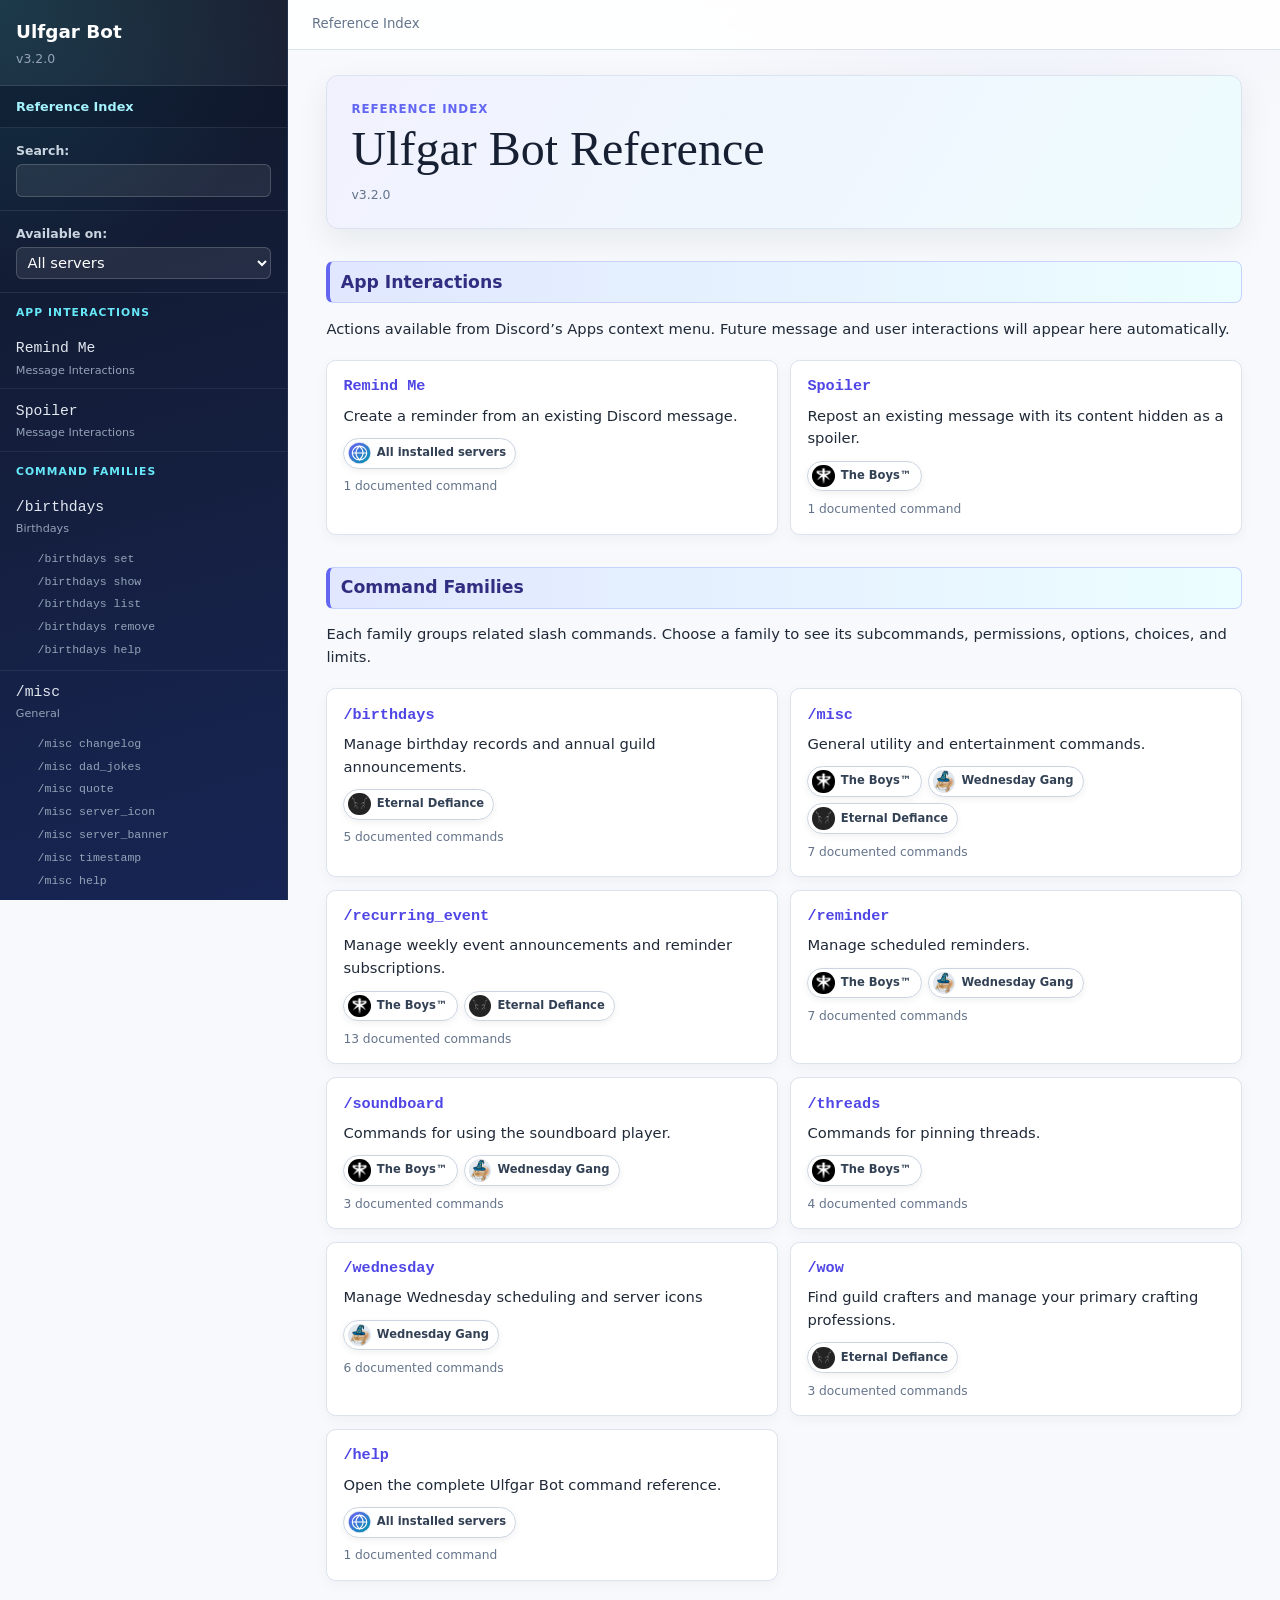
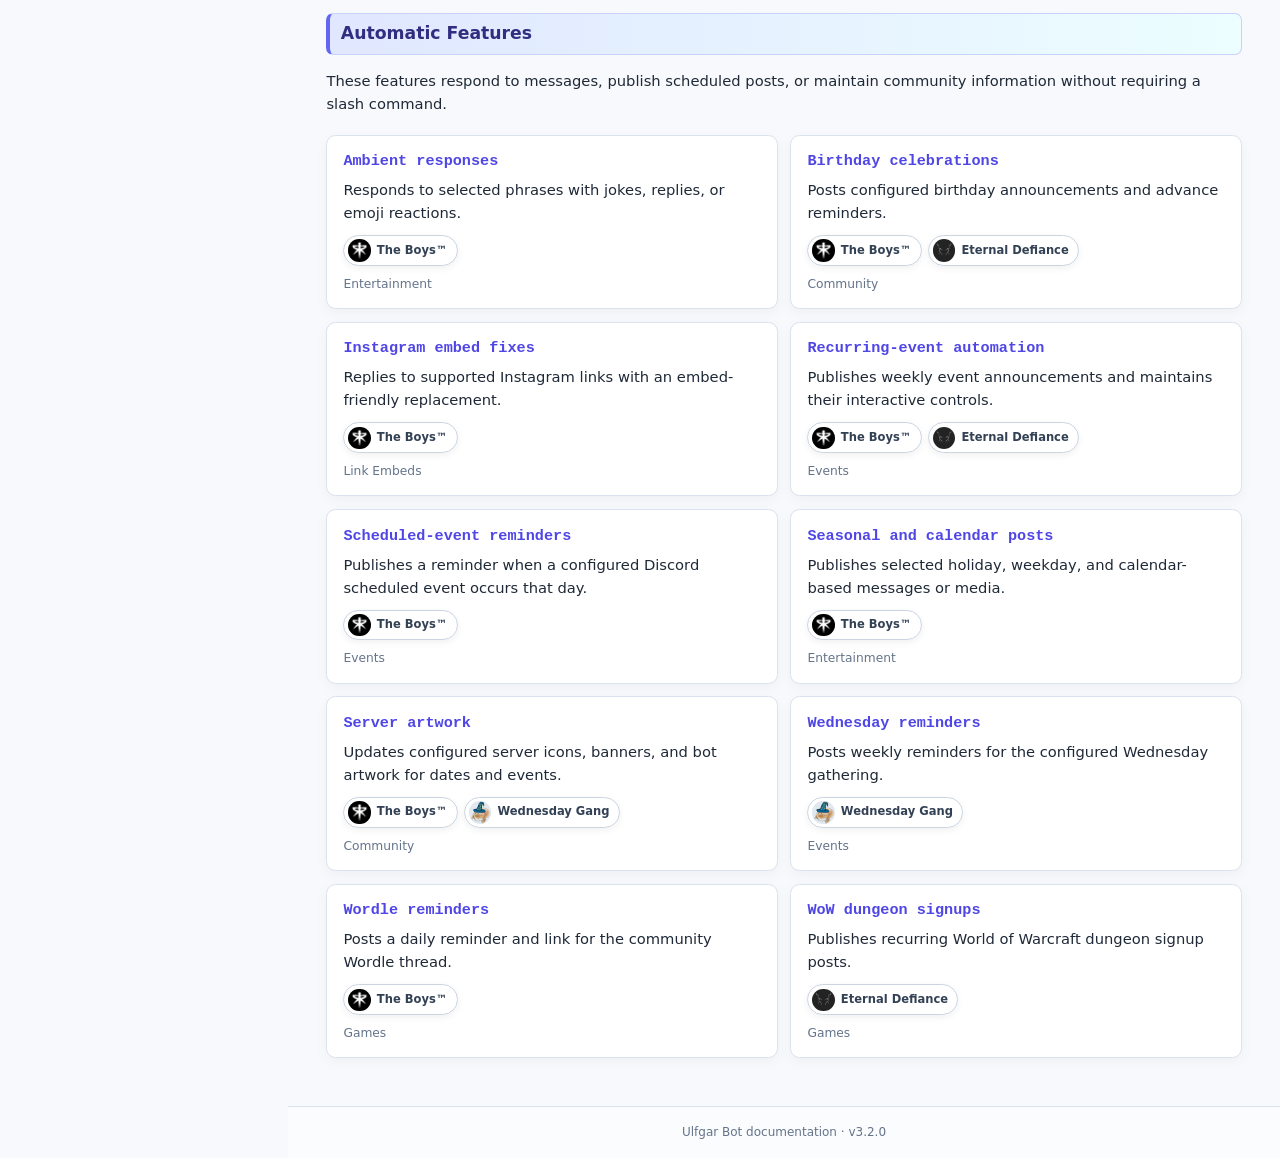
<file: site/index.html>
<!doctype html>
<html lang="en">
  <head>
    <meta charset="utf-8">
    <meta name="viewport" content="width=device-width, initial-scale=1">
    <meta name="theme-color" content="#111827">
    <meta
      name="description"
      content="Reference documentation for Ulfgar Bot commands and automatic features."
    >
    <title>Ulfgar Bot Reference</title>
    <link rel="icon" type="image/png" href="assets/PFP.png">
    <link rel="stylesheet" href="assets/styles.css">
    <script src="assets/app.js" defer></script>
  </head>
  <body>
    <a class="skip-link" href="#content">Skip to documentation</a>

    <aside class="nav-panel" aria-label="Documentation index">
      <header class="nav-header">
        <a class="project-name" href="./">Ulfgar Bot</a>
        <span id="nav-version">Documentation</span>
      </header>

      <div class="nav-tabs" aria-hidden="true">
        <strong>Reference Index</strong>
      </div>

      <div class="nav-search">
        <label for="family-search">Search:</label>
        <input id="family-search" type="search" autocomplete="off">
      </div>

      <div class="nav-filter">
        <label for="server-filter">Available on:</label>
        <select id="server-filter">
          <option value="">All servers</option>
        </select>
      </div>

      <nav>
        <ul id="family-list" class="family-list" aria-busy="true"></ul>
      </nav>
    </aside>

    <div class="document-panel">
      <header class="toolbar">
        <div id="breadcrumb" class="breadcrumb">
          <a href="./">Index</a>
        </div>
        <button id="nav-toggle" class="nav-toggle" type="button" aria-expanded="false">
          Documentation
        </button>
      </header>

      <main id="content" tabindex="-1">
        <section id="loading-state" class="notice">
          <h1>Loading documentation…</h1>
        </section>

        <section id="error-state" class="notice notice--error" hidden>
          <h1>The documentation could not be loaded</h1>
          <p>Please refresh the page or report the problem in the site repository.</p>
        </section>

        <article id="documentation" hidden></article>
      </main>

      <footer>
        <p id="footer-version">Generated Ulfgar Bot documentation</p>
      </footer>
    </div>
  </body>
</html>
</file>
<file: site/assets/styles.css>
:root {
  --ink: #1f2937;
  --muted: #64748b;
  --border: #dbe3ee;
  --soft-border: #e8edf4;
  --panel: #111827;
  --surface: #fff;
  --canvas: #f7f9fc;
  --code: #111827;
  --link: #4f46e5;
  --link-hover: #3730a3;
  --accent: #6366f1;
  --accent-bright: #22d3ee;
  --shadow: 0 0.7rem 2rem rgb(15 23 42 / 7%);
  --nav-width: 18rem;
  color: var(--ink);
  background: var(--canvas);
  font-family: Inter, ui-sans-serif, system-ui, -apple-system, BlinkMacSystemFont,
    "Segoe UI", sans-serif;
}

* {
  box-sizing: border-box;
}

html {
  scroll-behavior: smooth;
}

body {
  min-width: 19rem;
  margin: 0;
  color: var(--ink);
  background:
    radial-gradient(circle at 80% -10%, rgb(99 102 241 / 10%), transparent 30rem),
    var(--canvas);
  font-size: 0.92rem;
  line-height: 1.55;
}

a {
  color: var(--link);
  text-decoration: none;
}

a:hover {
  color: var(--link-hover);
  text-decoration: underline;
}

code,
.signature,
.summary-signature,
.family-name,
.parameter-name,
.parameter-type {
  font-family: Menlo, Monaco, Consolas, "Liberation Mono", monospace;
}

.skip-link {
  position: fixed;
  z-index: 20;
  top: 0.5rem;
  left: 0.5rem;
  padding: 0.55rem 0.8rem;
  color: white;
  background: var(--accent);
  border-radius: 0.4rem;
  transform: translateY(-180%);
}

.skip-link:focus {
  transform: translateY(0);
}

.nav-panel {
  position: fixed;
  z-index: 5;
  inset: 0 auto 0 0;
  width: var(--nav-width);
  overflow-y: auto;
  color: #cbd5e1;
  background:
    radial-gradient(circle at 0 0, rgb(34 211 238 / 14%), transparent 18rem),
    linear-gradient(165deg, #111827, #172554);
  border-right: 1px solid #24314c;
}

.nav-header {
  padding: 1.1rem 1rem;
  background: rgb(255 255 255 / 4%);
  border-bottom: 1px solid rgb(255 255 255 / 10%);
}

.project-name {
  display: block;
  color: white;
  font-size: 1.15rem;
  font-weight: 700;
}

.project-name:hover {
  color: white;
  text-decoration: none;
}

.nav-header span {
  display: block;
  margin-top: 0.15rem;
  color: #94a3b8;
  font-size: 0.78rem;
}

.nav-tabs {
  padding: 0.65rem 1rem;
  color: #a5f3fc;
  background: rgb(15 23 42 / 38%);
  border-bottom: 1px solid rgb(255 255 255 / 9%);
  font-size: 0.8rem;
}

.nav-search,
.nav-filter {
  padding: 0.8rem 1rem;
  border-bottom: 1px solid rgb(255 255 255 / 9%);
}

.nav-search label,
.nav-filter label {
  display: block;
  margin-bottom: 0.25rem;
  color: #cbd5e1;
  font-size: 0.78rem;
  font-weight: 700;
}

.nav-search input,
.nav-filter select {
  width: 100%;
  min-height: 2rem;
  padding: 0.25rem 0.4rem;
  color: white;
  background: rgb(255 255 255 / 8%);
  border: 1px solid rgb(255 255 255 / 18%);
  border-radius: 0.4rem;
  font: inherit;
}

.nav-filter select {
  color-scheme: light;
}

.nav-filter option {
  color: #172033;
  background: #f8fafc;
}

.nav-filter option:checked {
  color: #0f172a;
  background: #93c5fd;
}

.family-list,
.subcommand-list {
  margin: 0;
  padding: 0;
  list-style: none;
}

.family-list > li {
  border-bottom: 1px solid rgb(255 255 255 / 7%);
}

.family-list > .nav-group-title {
  padding: 0.75rem 1rem 0.35rem;
  color: #67e8f9;
  border-bottom: 0;
  font-size: 0.67rem;
  font-weight: 800;
  letter-spacing: 0.1em;
  text-transform: uppercase;
}

.family-list > li > a {
  display: block;
  padding: 0.58rem 1rem 0.58rem 0.8rem;
  color: #e2e8f0;
  border-left: 0.2rem solid transparent;
}

.family-list > li > a:hover,
.family-list > li > a[aria-current="page"] {
  color: white;
  background: linear-gradient(90deg, rgb(99 102 241 / 28%), rgb(34 211 238 / 7%));
  border-left-color: var(--accent-bright);
  text-decoration: none;
}

.family-list small {
  display: block;
  margin-top: 0.1rem;
  color: #94a3b8;
  font-size: 0.7rem;
}

.subcommand-list {
  padding: 0 0 0.5rem 1.85rem;
}

.subcommand-list a {
  display: block;
  padding: 0.16rem 0.5rem;
  color: #94a3b8;
  font-family: Menlo, Monaco, Consolas, "Liberation Mono", monospace;
  font-size: 0.72rem;
  overflow-wrap: anywhere;
}

.subcommand-list a:hover {
  color: #a5f3fc;
}

.document-panel {
  min-height: 100vh;
  margin-left: var(--nav-width);
}

.toolbar {
  position: sticky;
  z-index: 3;
  top: 0;
  display: flex;
  min-height: 3.1rem;
  padding: 0.75rem 1.5rem;
  align-items: center;
  justify-content: space-between;
  background: rgb(255 255 255 / 88%);
  border-bottom: 1px solid var(--border);
  backdrop-filter: blur(0.8rem);
}

.breadcrumb {
  color: var(--muted);
  font-size: 0.83rem;
}

.nav-toggle {
  display: none;
  padding: 0.4rem 0.6rem;
  color: var(--ink);
  background: white;
  border: 1px solid var(--border);
  border-radius: 0.4rem;
}

#content {
  width: min(66rem, 100%);
  min-height: calc(100vh - 7rem);
  padding: 1.6rem clamp(1rem, 3vw, 2.5rem) 3rem;
}

.object-header {
  margin-bottom: 2rem;
  padding: 1.5rem;
  background:
    linear-gradient(120deg, rgb(99 102 241 / 9%), rgb(34 211 238 / 8%)),
    var(--surface);
  border: 1px solid var(--border);
  border-radius: 0.75rem;
  box-shadow: var(--shadow);
}

.object-kind {
  margin: 0 0 0.15rem;
  color: var(--accent);
  font-size: 0.74rem;
  font-weight: 750;
  letter-spacing: 0.08em;
  text-transform: uppercase;
}

h1 {
  margin: 0;
  color: #172033;
  font-family: ui-serif, Georgia, Cambria, "Times New Roman", serif;
  font-size: clamp(2rem, 5vw, 3rem);
  font-weight: 500;
  line-height: 1.18;
}

.defined-in {
  margin: 0.45rem 0 0;
  color: var(--muted);
  font-size: 0.78rem;
}

.server-pills {
  display: flex;
  flex-wrap: wrap;
  gap: 0.4rem;
  margin-top: 0.8rem;
}

.server-pill {
  display: inline-flex;
  min-height: 1.9rem;
  padding: 0.2rem 0.58rem 0.2rem 0.25rem;
  color: #334155;
  align-items: center;
  gap: 0.38rem;
  background: rgb(255 255 255 / 82%);
  border: 1px solid #cbd5e1;
  border-radius: 999px;
  box-shadow: 0 0.15rem 0.45rem rgb(15 23 42 / 6%);
  font-size: 0.72rem;
  font-weight: 700;
}

.server-pill img {
  width: 1.4rem;
  height: 1.4rem;
  flex: 0 0 auto;
  object-fit: cover;
  background: #e2e8f0;
  border-radius: 50%;
}

.family-index-item .server-pills {
  margin-top: 0.65rem;
}

.doc-section {
  margin-top: 2rem;
}

.section-title {
  margin: 0 0 0.9rem;
  padding: 0.42rem 0.65rem;
  color: #312e81;
  background: linear-gradient(90deg, #e0e7ff, #ecfeff);
  border: 1px solid #c7d2fe;
  border-left: 0.25rem solid var(--accent);
  border-radius: 0.45rem;
  font-size: 1.08rem;
}

.prose > p,
.doc-section > p {
  max-width: 58rem;
}

.summary-table {
  width: 100%;
  overflow: hidden;
  background: var(--surface);
  border: 1px solid var(--border);
  border-collapse: separate;
  border-spacing: 0;
  border-radius: 0.55rem;
  box-shadow: 0 0.3rem 1rem rgb(15 23 42 / 4%);
}

.summary-table td {
  padding: 0.55rem 0.65rem;
  border-bottom: 1px solid var(--soft-border);
  vertical-align: top;
}

.summary-table tr:last-child td {
  border-bottom: 0;
}

.summary-table tr:nth-child(odd) {
  background: #f8fafc;
}

.summary-signature {
  width: 48%;
  font-size: 0.82rem;
  overflow-wrap: anywhere;
}

.method-detail {
  margin: 0 0 2.3rem;
  scroll-margin-top: 4.3rem;
}

.signature {
  margin: 0;
  padding: 0.58rem 0.75rem;
  color: #cbd5e1;
  background: var(--code);
  border: 1px solid #273449;
  border-radius: 0.45rem;
  font-size: 0.9rem;
  font-weight: 400;
  overflow-wrap: anywhere;
  box-shadow: 0 0.25rem 0.8rem rgb(15 23 42 / 8%);
}

.signature strong {
  color: #67e8f9;
}

.discussion {
  margin: 0.85rem 0;
}

.discussion p {
  margin: 0.4rem 0;
}

.tags {
  margin: 1rem 0;
}

.tag-title {
  margin: 0.8rem 0 0.15rem;
  font-weight: 700;
}

.tags ul {
  margin: 0.2rem 0 0.6rem;
  padding-left: 1.8rem;
}

.tags code,
.parameter-type {
  padding: 0.08rem 0.28rem;
  color: #5b21b6;
  background: #f3e8ff;
  border-radius: 0.25rem;
}

.parameter-list > li {
  margin-bottom: 0.75rem;
}

.parameter-heading {
  display: flex;
  flex-wrap: wrap;
  gap: 0.45rem;
  align-items: baseline;
}

.parameter-name {
  font-weight: 700;
}

.parameter-heading em {
  color: var(--muted);
  font-size: 0.78rem;
}

.parameter-list p {
  margin: 0.15rem 0;
}

.constraint {
  color: var(--muted);
  font-size: 0.8rem;
}

.family-index {
  display: grid;
  grid-template-columns: repeat(auto-fit, minmax(min(100%, 20rem), 1fr));
  gap: 0.8rem;
  margin-top: 1.2rem;
}

.family-index-item {
  padding: 0.9rem 1rem;
  background: var(--surface);
  border: 1px solid var(--border);
  border-radius: 0.6rem;
  box-shadow: 0 0.25rem 0.8rem rgb(15 23 42 / 4%);
  transition: border-color 120ms ease-out, box-shadow 120ms ease-out, transform 120ms ease-out;
}

.family-index-item:hover {
  border-color: #a5b4fc;
  box-shadow: var(--shadow);
  transform: translateY(-0.12rem);
}

.family-index-item h3,
.family-index-item p {
  margin: 0;
}

.family-index-item h3 {
  font-family: Menlo, Monaco, Consolas, "Liberation Mono", monospace;
  font-size: 0.95rem;
}

.family-index-item p {
  margin-top: 0.35rem;
}

.family-index-item small {
  display: block;
  margin-top: 0.55rem;
  color: var(--muted);
}

.notice {
  padding: 2rem 0;
}

.notice--error {
  color: #9f1239;
}

.standalone-notice {
  width: min(42rem, calc(100% - 2rem));
  margin: 10vh auto;
  padding: 2rem;
  background: var(--surface);
  border: 1px solid var(--border);
  border-radius: 0.75rem;
  box-shadow: var(--shadow);
}

footer {
  padding: 1rem 1.5rem;
  color: var(--muted);
  background: rgb(255 255 255 / 50%);
  border-top: 1px solid var(--border);
  font-size: 0.75rem;
  text-align: center;
}

footer p {
  margin: 0;
}

[hidden] {
  display: none !important;
}

input:focus,
button:focus-visible,
a:focus-visible {
  outline: 0.18rem solid var(--accent-bright);
  outline-offset: 0.12rem;
}

@media (max-width: 50rem) {
  .nav-panel {
    width: min(88vw, var(--nav-width));
    box-shadow: 0 0 2rem rgb(15 23 42 / 38%);
    transform: translateX(-110%);
    transition: transform 150ms ease-out;
  }

  .nav-panel--open {
    transform: translateX(0);
  }

  .document-panel {
    margin-left: 0;
  }

  .nav-toggle {
    display: block;
  }

  .summary-table,
  .summary-table tbody,
  .summary-table tr,
  .summary-table td {
    display: block;
  }

  .summary-signature {
    width: auto;
    padding-bottom: 0.15rem !important;
    border-bottom: 0 !important;
  }

  .summary-table td:last-child {
    padding-top: 0.15rem;
  }
}

@media (prefers-reduced-motion: reduce) {
  html {
    scroll-behavior: auto;
  }

  .nav-panel,
  .family-index-item {
    transition: none;
  }
}
</file>
